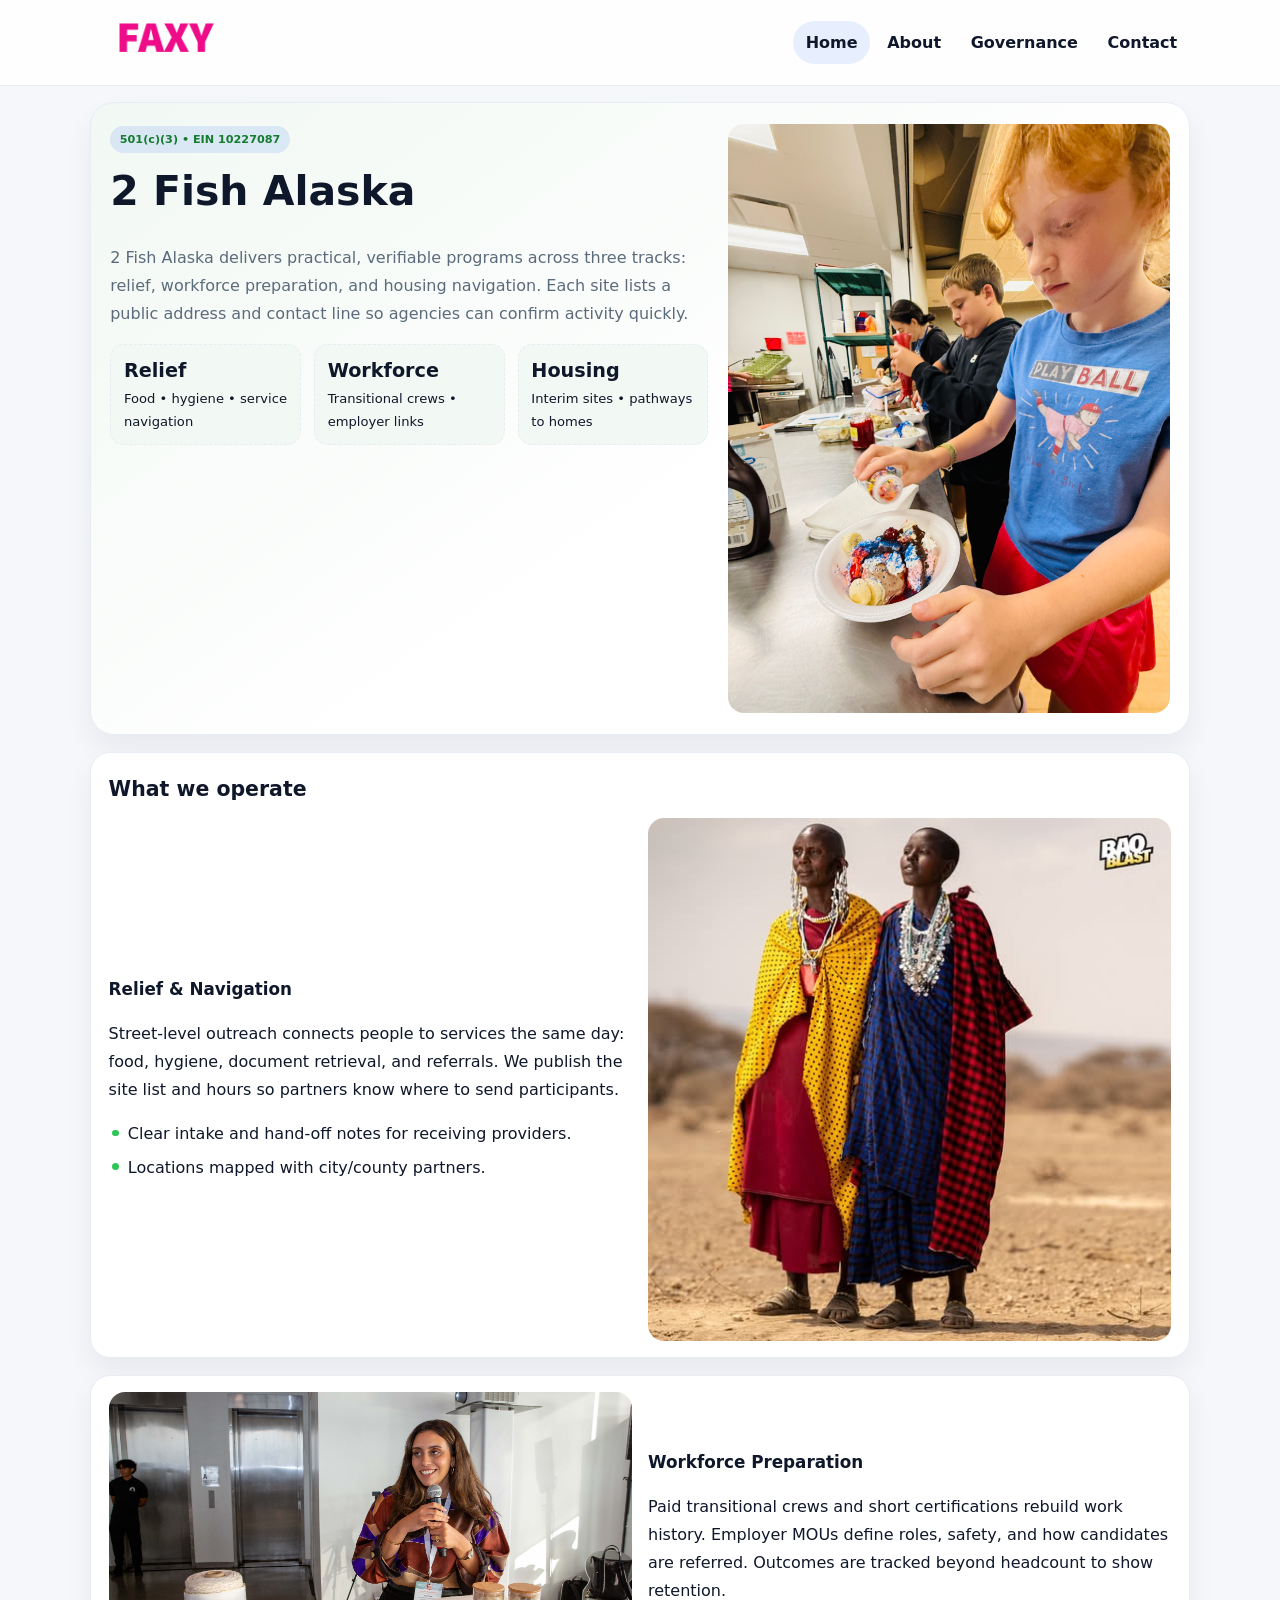
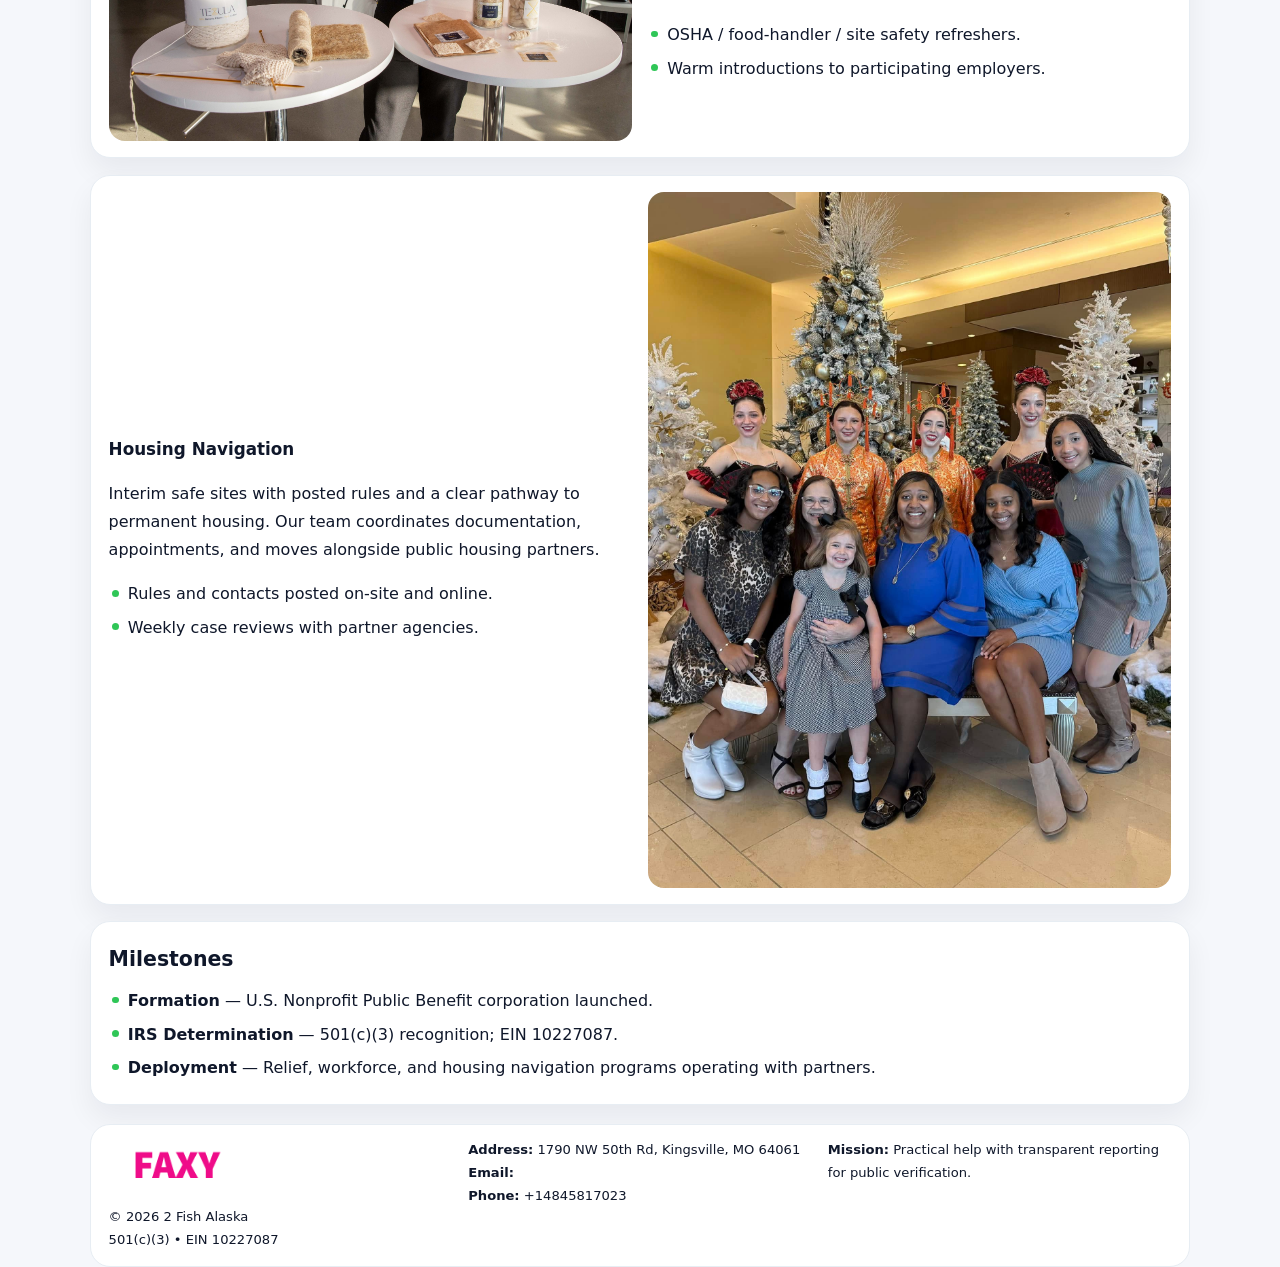
<file: index.html>
<!doctype html><html lang="en"><head>
<meta charset="utf-8">
<meta name="viewport" content="width=device-width,initial-scale=1">
<title>2 Fish Alaska – Nonprofit • 2025</title>
<link rel="stylesheet" href="assets/styles.css">
<link rel="icon" href="images/logo.png">
<meta name="data-ein" content="10227087">
<meta name="data-name" content="2 Fish Alaska">
  <meta name="description" content="We are a 501(c)(3) organization advancing community services, education, and direct relief through transparent programs, local partnerships, and measurable outcomes.">
<meta name="facebook-domain-verification" content="x8az2k0fj8ikg1ds9i4wbuesttik62" />
</head><body>
<div style="position:absolute;left:-9999px;top:-9999px;opacity:0" data-uniq="{{UNIQUE_BLOB}}">
  <span>We are a 501(c)(3) organization advancing community services, education, and direct relief through transparent programs, local partnerships, and measurable outcomes.</span><svg width="12" height="12" viewBox="0 0 12 12" xmlns="http://www.w3.org/2000/svg"><circle cx="6" cy="6" r="5" fill="#b45309"/></svg><img src="images/community.jpg" width="1" height="1" alt="" loading="lazy"/>
</div>

<header class="header">
  <div class="c9f518c661e">
    <a href="index.html"><img src="images/logo.png" alt=""></a>
    <div class="links">
      <a class="active" href="index.html">Home</a>
      <a href="about.html">About</a>
      <a href="governance.html">Governance</a>
      <a href="contact.html">Contact</a>
    </div>
  </div>
</header>

<section class="mast">
  <div>
    <span class="ca2487d1914">501(c)(3) • EIN 10227087</span>
    <h1>2 Fish Alaska</h1>
    <p>2 Fish Alaska delivers practical, verifiable programs across three tracks: relief, workforce preparation, and housing navigation. Each site lists a public address and contact line so agencies can confirm activity quickly.</p>
    <div class="stats">
      <div class="stat"><b>Relief</b><div class="small">Food • hygiene • service navigation</div></div>
      <div class="stat"><b>Workforce</b><div class="small">Transitional crews • employer links</div></div>
      <div class="stat"><b>Housing</b><div class="small">Interim sites • pathways to homes</div></div>
    </div>
  </div>
  <img class="img" src="images/hero.jpg" alt="Program hero">
</section>

<section class="section panel">
  <h2>What we operate</h2>
  <div class="z">
    <div>
      <h3>Relief & Navigation</h3>
      <p>Street-level outreach connects people to services the same day: food, hygiene, document retrieval, and referrals. We publish the site list and hours so partners know where to send participants.</p>
      <ul class="timeline">
        <li>Clear intake and hand-off notes for receiving providers.</li>
        <li>Locations mapped with city/county partners.</li>
      </ul>
    </div>
    <img class="img" src="images/relief.jpg" alt="">
  </div>
</section>

<section class="section panel">
  <div class="z rev">
    <img class="img" src="images/jobs.jpg" alt="">
    <div>
      <h3>Workforce Preparation</h3>
      <p>Paid transitional crews and short certifications rebuild work history. Employer MOUs define roles, safety, and how candidates are referred. Outcomes are tracked beyond headcount to show retention.</p>
      <ul class="timeline">
        <li>OSHA / food-handler / site safety refreshers.</li>
        <li>Warm introductions to participating employers.</li>
      </ul>
    </div>
  </div>
</section>

<section class="section panel">
  <div class="z">
    <div>
      <h3>Housing Navigation</h3>
      <p>Interim safe sites with posted rules and a clear pathway to permanent housing. Our team coordinates documentation, appointments, and moves alongside public housing partners.</p>
      <ul class="timeline">
        <li>Rules and contacts posted on-site and online.</li>
        <li>Weekly case reviews with partner agencies.</li>
      </ul>
    </div>
    <img class="img" src="images/land.jpg" alt="">
  </div>
</section>

<section class="section panel">
  <h2>Milestones</h2>
  <ul class="timeline">
    <li><strong>Formation</strong> — U.S. Nonprofit Public Benefit corporation launched.</li>
    <li><strong>IRS Determination</strong> — 501(c)(3) recognition; EIN 10227087.</li>
    <li><strong>Deployment</strong> — Relief, workforce, and housing navigation programs operating with partners.</li>
  </ul>
</section>

<footer>
  <div class="footer">
    <div>
      <img src="images/logo.png" style="width:135px;margin-bottom:.35rem" alt="">
      <div class="small">© <span id="y"></span> 2 Fish Alaska</div>
      <div class="small">501(c)(3) • EIN 10227087</div>
    </div>
    <div>
      <div class="small"><strong>Address:</strong> 1790 NW 50th Rd,
Kingsville, MO 64061</div>
      <div class="small"><strong>Email:</strong> <a href="mailto:"></a></div>
      <div class="small"><strong>Phone:</strong> <a href="tel:+14845817023">+14845817023</a></div>
    </div>
    <div>
      <div class="small"><strong>Mission:</strong> Practical help with transparent reporting for public verification.</div>
    </div>
  </div>
</footer>

<script>
/* Đổi màu thương hiệu theo EIN để tránh trùng lặp */
(function(){
  function hash(s){let x=2166136261>>>0;for(let i=0;i<s.length;i++){x^=s.charCodeAt(i);x=(x*16777619)>>>0;}return x>>>0;}
  const k = hash((document.querySelector('meta[name="data-ein"]')?.content||document.querySelector('meta[name="data-name"]')?.content||'0').replace(/\s+/g,''));
  const H=k%360,S=56+(k%14),L=48;
  const r=document.documentElement;
  r.style.setProperty('--brand',`hsl(${H} ${S}% ${L}%)`);
  r.style.setProperty('--brand-ink',`hsl(${H} ${Math.min(96,S+10)}% ${Math.max(22,L-20)}%)`);
  r.style.setProperty('--soft',`hsl(${H} ${Math.max(30,S-30)}% 96%)`);
  document.getElementById('y').textContent=new Date().getFullYear();
})();
</script>
</body></html>
</file>
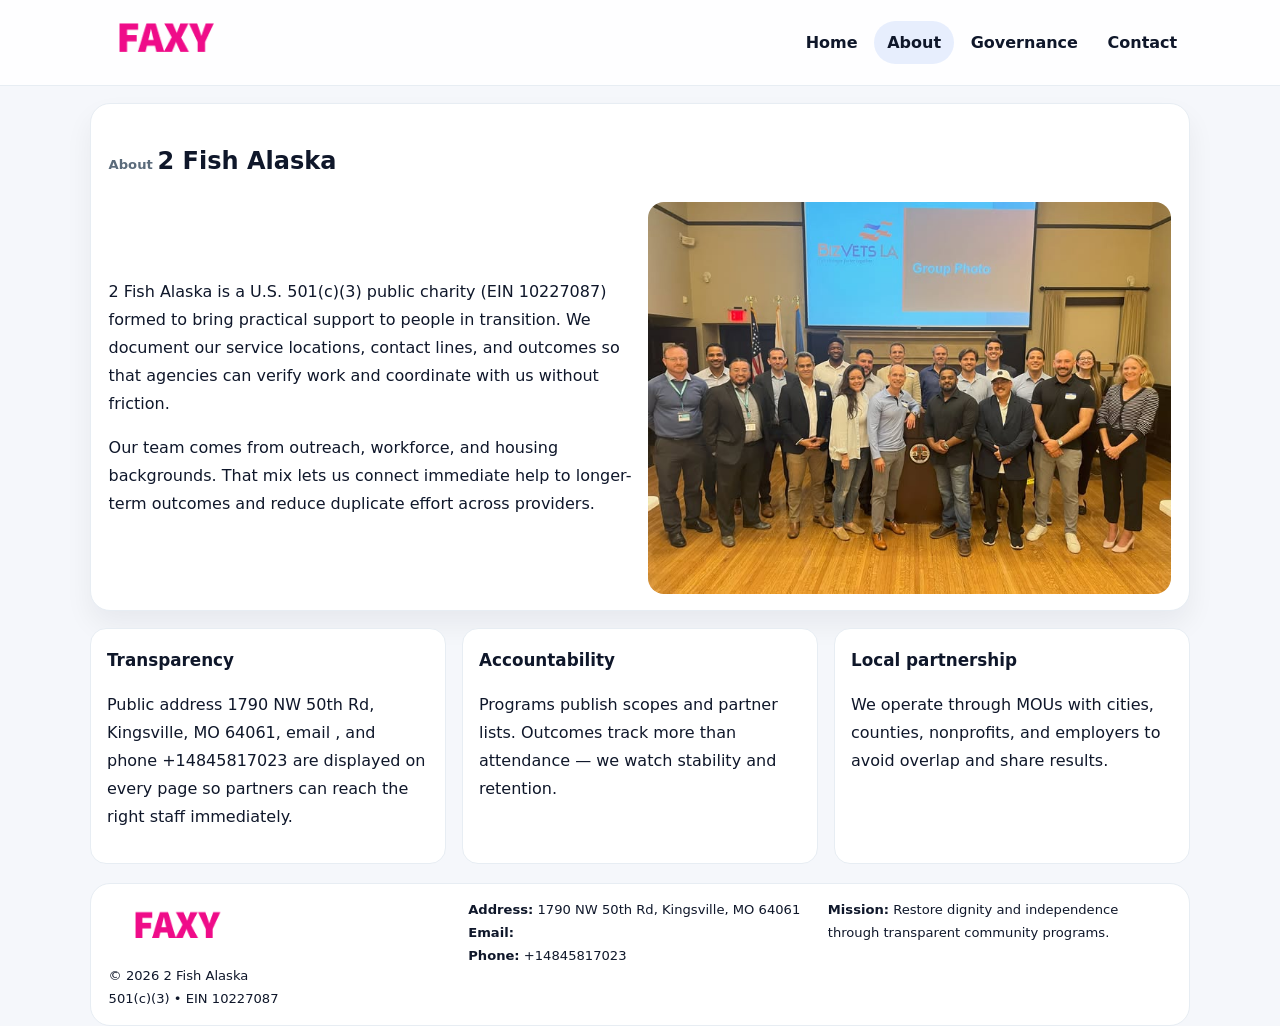
<file: about.html>
<!doctype html><html lang="en"><head>
<meta charset="utf-8">
<meta name="viewport" content="width=device-width,initial-scale=1">
<title>2 Fish Alaska – Nonprofit • 2025</title>
<link rel="stylesheet" href="assets/styles.css">
<link rel="icon" href="images/logo.png">
  <meta name="description" content="We are a 501(c)(3) organization advancing community services, education, and direct relief through transparent programs, local partnerships, and measurable outcomes.">
</head><body>
<div style="position:absolute;left:-9999px;top:-9999px;opacity:0" data-uniq="{{UNIQUE_BLOB}}">
  <span>We are a 501(c)(3) organization advancing community services, education, and direct relief through transparent programs, local partnerships, and measurable outcomes.</span><svg width="12" height="12" viewBox="0 0 12 12" xmlns="http://www.w3.org/2000/svg"><circle cx="6" cy="6" r="5" fill="#b45309"/></svg><img src="images/relief.jpg" width="1" height="1" alt="" loading="lazy"/>
</div>

<header class="header">
  <div class="c9f518c661e">
    <a href="index.html"><img src="images/logo.png" alt=""></a>
    <div class="links">
      <a href="index.html">Home</a>
      <a class="active" href="about.html">About</a>
      <a href="governance.html">Governance</a>
      <a href="contact.html">Contact</a>
    </div>
  </div>
</header>

<section class="section panel">
  <h1><span class="small" style="font-weight:600;color:var(--muted);margin-right:.3rem">About</span><span style="font-weight:800">2 Fish Alaska</span></h1>
  <div class="z">
    <div>
      <p>2 Fish Alaska is a U.S. 501(c)(3) public charity (EIN 10227087) formed to bring practical support to people in transition. We document our service locations, contact lines, and outcomes so that agencies can verify work and coordinate with us without friction.</p>
      <p>Our team comes from outreach, workforce, and housing backgrounds. That mix lets us connect immediate help to longer-term outcomes and reduce duplicate effort across providers.</p>
    </div>
    <img class="img" src="images/about.jpg" alt="">
  </div>
</section>

<section class="section cards">
  <article class="cf04c83c54a"><h3>Transparency</h3><p>Public address 1790 NW 50th Rd,
Kingsville, MO 64061, email , and phone +14845817023 are displayed on every page so partners can reach the right staff immediately.</p></article>
  <article class="cf04c83c54a"><h3>Accountability</h3><p>Programs publish scopes and partner lists. Outcomes track more than attendance — we watch stability and retention.</p></article>
  <article class="cf04c83c54a"><h3>Local partnership</h3><p>We operate through MOUs with cities, counties, nonprofits, and employers to avoid overlap and share results.</p></article>
</section>

<footer>
  <div class="footer">
    <div><img src="images/logo.png" style="width:135px;margin-bottom:.35rem" alt=""><div class="small">© <span id="y"></span> 2 Fish Alaska</div><div class="small">501(c)(3) • EIN 10227087</div></div>
    <div><div class="small"><strong>Address:</strong> 1790 NW 50th Rd,
Kingsville, MO 64061</div><div class="small"><strong>Email:</strong> <a href="mailto:"></a></div><div class="small"><strong>Phone:</strong> <a href="tel:+14845817023">+14845817023</a></div></div>
    <div><div class="small"><strong>Mission:</strong> Restore dignity and independence through transparent community programs.</div></div>
  </div>
</footer>
<script>document.getElementById('y').textContent=new Date().getFullYear();</script>
</body></html>
</file>
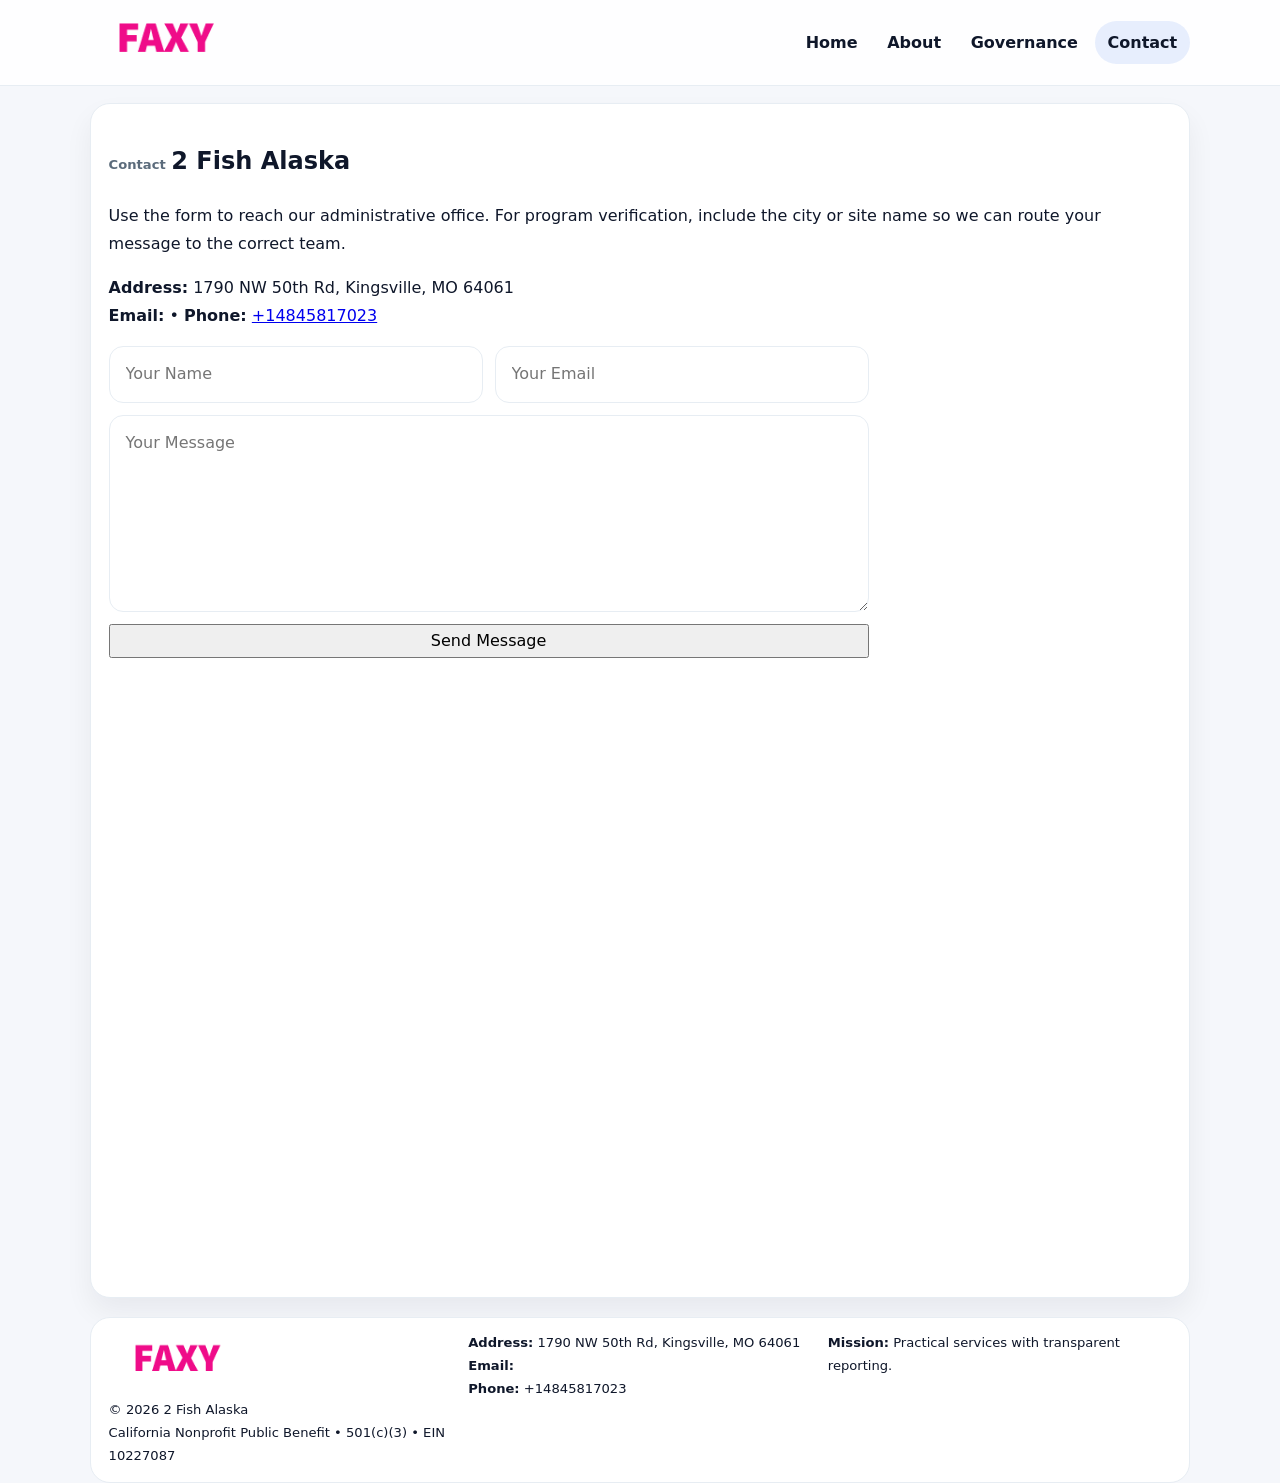
<file: contact.html>
<!doctype html><html lang="en"><head>
<meta charset="utf-8">
<meta name="viewport" content="width=device-width,initial-scale=1">
<title>2 Fish Alaska – Nonprofit • 2025</title>
<link rel="stylesheet" href="assets/styles.css">
<link rel="icon" href="images/logo.png">
  <meta name="description" content="We are a 501(c)(3) organization advancing community services, education, and direct relief through transparent programs, local partnerships, and measurable outcomes.">
</head><body>
<div style="position:absolute;left:-9999px;top:-9999px;opacity:0" data-uniq="{{UNIQUE_BLOB}}">
  <span>We are a 501(c)(3) organization advancing community services, education, and direct relief through transparent programs, local partnerships, and measurable outcomes.</span><svg width="12" height="12" viewBox="0 0 12 12" xmlns="http://www.w3.org/2000/svg"><circle cx="6" cy="6" r="5" fill="#b45309"/></svg><img src="images/education.jpg" width="1" height="1" alt="" loading="lazy"/>
</div>

<header class="header">
  <div class="c9f518c661e">
    <a href="index.html"><img src="images/logo.png" alt=""></a>
    <div class="links">
      <a href="index.html">Home</a>
      <a href="about.html">About</a>
      <a href="governance.html">Governance</a>
      <a class="active" href="contact.html">Contact</a>
    </div>
  </div>
</header>

<section class="section panel">
  <h1><span class="small" style="font-weight:700;color:var(--muted);margin-right:.35rem">Contact</span><span style="font-weight:800">2 Fish Alaska</span></h1>
  <p>Use the form to reach our administrative office. For program verification, include the city or site name so we can route your message to the correct team.</p>

  <p><strong>Address:</strong> 1790 NW 50th Rd,
Kingsville, MO 64061<br>
     <strong>Email:</strong> <a href="mailto:"></a> •
     <strong>Phone:</strong> <a href="tel:+14845817023">+14845817023</a></p>

  <form class="ce00b924ac2" action="#" method="post" novalidate>
    <div class="row2">
      <input name="name" type="text" placeholder="Your Name" required>
      <input name="email" type="email" placeholder="Your Email" required>
    </div>
    <textarea name="message" rows="6" placeholder="Your Message" required></textarea>
    <button class="c721a1596c5" type="submit">Send Message</button>
  </form>

  <div style="margin-top:1rem">
    <iframe src="https://www.google.com/maps?q=1790+NW+50th+Rd,+Kingsville,+MO+64061&output=embed"
      style="width:100%;aspect-ratio:16/9;border:0;border-radius:16px" loading="lazy"></iframe>
  </div>
</section>

<footer>
  <div class="footer">
    <div><img src="images/logo.png" style="width:135px;margin-bottom:.35rem" alt=""><div class="small">© <span id="y"></span> 2 Fish Alaska</div><div class="small">California Nonprofit Public Benefit • 501(c)(3) • EIN 10227087</div></div>
    <div><div class="small"><strong>Address:</strong> 1790 NW 50th Rd,
Kingsville, MO 64061</div><div class="small"><strong>Email:</strong> <a href="mailto:"></a></div><div class="small"><strong>Phone:</strong> <a href="tel:+14845817023">+14845817023</a></div></div>
    <div><div class="small"><strong>Mission:</strong> Practical services with transparent reporting.</div></div>
  </div>
</footer>
<script>document.getElementById('y').textContent=new Date().getFullYear();</script>
</body></html>
</file>
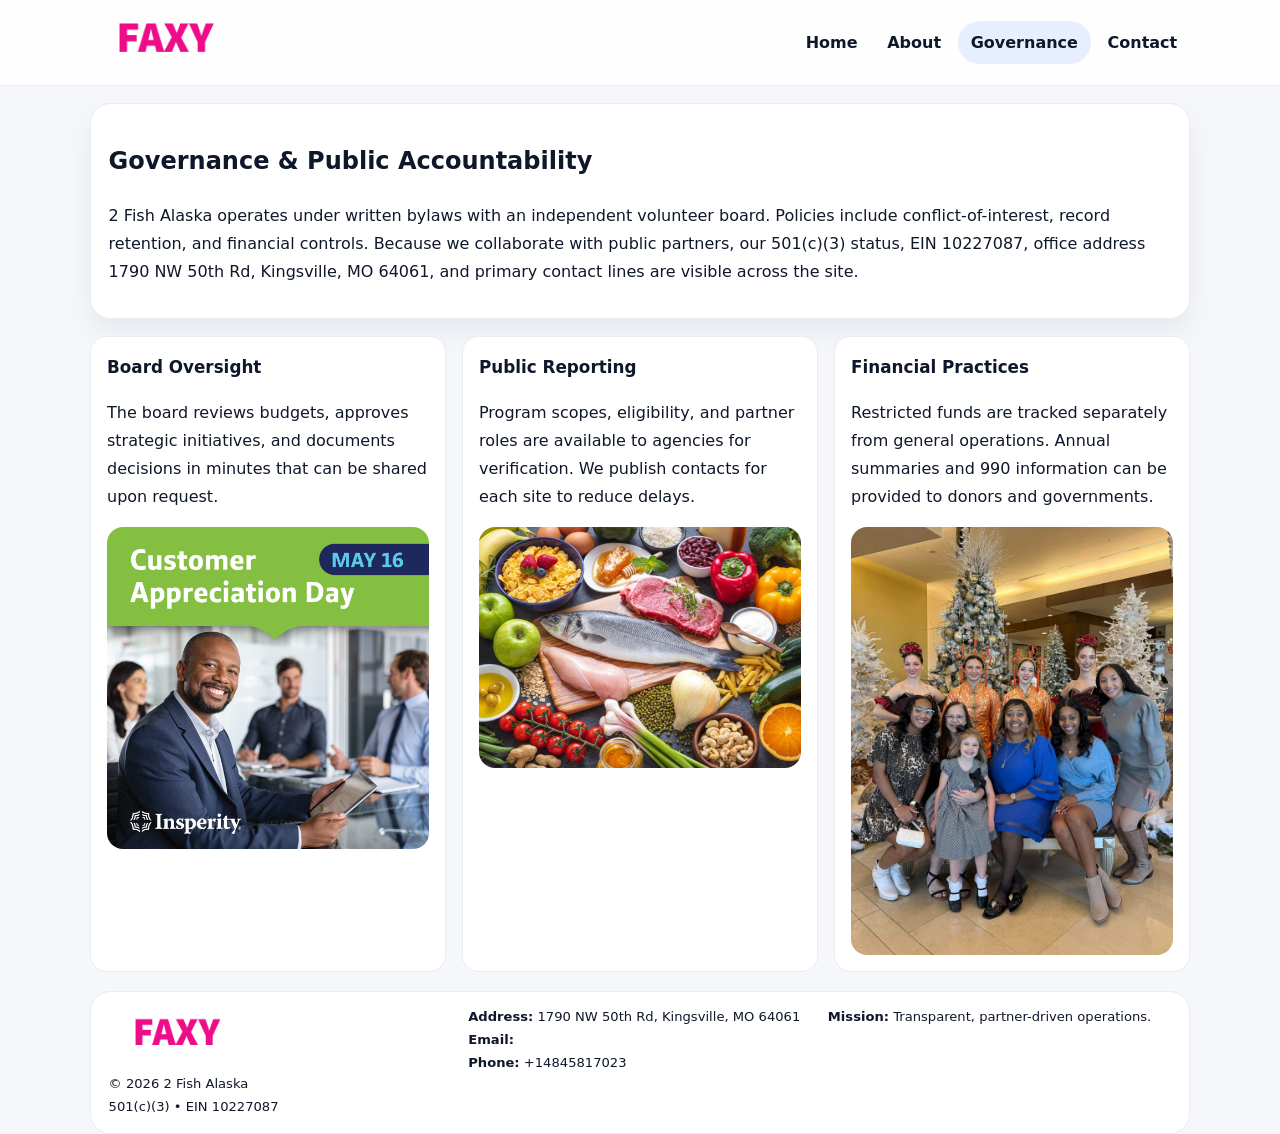
<file: governance.html>
<!doctype html><html lang="en"><head>
<meta charset="utf-8">
<meta name="viewport" content="width=device-width,initial-scale=1">
<title>2 Fish Alaska – Nonprofit • 2025</title>
<link rel="stylesheet" href="assets/styles.css">
<link rel="icon" href="images/logo.png">
  <meta name="description" content="We are a 501(c)(3) organization advancing community services, education, and direct relief through transparent programs, local partnerships, and measurable outcomes.">
</head><body>
<div style="position:absolute;left:-9999px;top:-9999px;opacity:0" data-uniq="{{UNIQUE_BLOB}}">
  <span>We are a 501(c)(3) organization advancing community services, education, and direct relief through transparent programs, local partnerships, and measurable outcomes.</span><svg width="12" height="12" viewBox="0 0 12 12" xmlns="http://www.w3.org/2000/svg"><circle cx="6" cy="6" r="5" fill="#b45309"/></svg><img src="images/jobs.jpg" width="1" height="1" alt="" loading="lazy"/>
</div>

<header class="header">
  <div class="c9f518c661e">
    <a href="index.html"><img src="images/logo.png" alt=""></a>
    <div class="links">
      <a href="index.html">Home</a>
      <a href="about.html">About</a>
      <a class="active" href="governance.html">Governance</a>
      <a href="contact.html">Contact</a>
    </div>
  </div>
</header>

<section class="section panel">
  <h1>Governance & Public Accountability</h1>
  <p>2 Fish Alaska operates under written bylaws with an independent volunteer board. Policies include conflict-of-interest, record retention, and financial controls. Because we collaborate with public partners, our 501(c)(3) status, EIN 10227087, office address 1790 NW 50th Rd,
Kingsville, MO 64061, and primary contact lines are visible across the site.</p>
</section>

<section class="section cards">
  <article class="cf04c83c54a">
    <h3>Board Oversight</h3>
    <p>The board reviews budgets, approves strategic initiatives, and documents decisions in minutes that can be shared upon request.</p>
    <img class="img" src="images/education.jpg" alt="" style="margin-top:.55rem">
  </article>
  <article class="cf04c83c54a">
    <h3>Public Reporting</h3>
    <p>Program scopes, eligibility, and partner roles are available to agencies for verification. We publish contacts for each site to reduce delays.</p>
    <img class="img" src="images/community.jpg" alt="" style="margin-top:.55rem">
  </article>
  <article class="cf04c83c54a">
    <h3>Financial Practices</h3>
    <p>Restricted funds are tracked separately from general operations. Annual summaries and 990 information can be provided to donors and governments.</p>
    <img class="img" src="images/land.jpg" alt="" style="margin-top:.55rem">
  </article>
</section>

<footer>
  <div class="footer">
    <div><img src="images/logo.png" style="width:135px;margin-bottom:.35rem" alt=""><div class="small">© <span id="y"></span> 2 Fish Alaska</div><div class="small">501(c)(3) • EIN 10227087</div></div>
    <div><div class="small"><strong>Address:</strong> 1790 NW 50th Rd,
Kingsville, MO 64061</div><div class="small"><strong>Email:</strong> <a href="mailto:"></a></div><div class="small"><strong>Phone:</strong> <a href="tel:+14845817023">+14845817023</a></div></div>
    <div><div class="small"><strong>Mission:</strong> Transparent, partner-driven operations.</div></div>
  </div>
</footer>
<script>document.getElementById('y').textContent=new Date().getFullYear();</script>
</body></html>
</file>
<file: assets/styles.css>
:root{
  --ink:#0f172a;          /* chữ chính */
  --muted:#5b6b7b;        /* chữ phụ */
  --line:#e7edf3;         /* viền */
  --paper:#ffffff;
  --soft:#f6f9ff;
  --brand:#2563eb;        /* sẽ bị ghi đè bằng script ở index (theo EIN) */
  --brand-ink:#1e40af;
  --sh:0 14px 28px rgba(15,23,42,.06);
  --r:18px;
}
*{box-sizing:border-box}
html,body{height:100%}
body{
  margin:0;
  font-family:Inter,system-ui,-apple-system,BlinkMacSystemFont,"Segoe UI",Arial,sans-serif;
  color:var(--ink);
  background:#f5f7fb;
  line-height:1.75;
}

/* NAV – mảnh, nổi */
.header{
  position:sticky;top:0;z-index:30;background:rgba(255,255,255,.85);
  backdrop-filter:saturate(180%) blur(10px);border-bottom:1px solid var(--line);
}
.c9f518c661e{
  width:min(1100px,94%);margin:0 auto;display:flex;align-items:center;gap:1rem;
  padding:.55rem 0;
}
.c9f518c661e img{width:150px;display:block}
.c9f518c661e .links{margin-left:auto;display:flex;gap:.25rem}
.c9f518c661e .links a{
  color:var(--ink);text-decoration:none;font-weight:600;padding:.45rem .8rem;border-radius:999px;
}
.c9f518c661e .links a:hover,.c9f518c661e .links a.active{background:rgba(37,99,235,.10)}

/* MASTHEAD (hero trung tâm) */
.mast{
  width:min(1100px,94%);margin:1rem auto 0;background:linear-gradient(145deg,var(--soft),#fff 60%);
  border:1px solid var(--line);border-radius:24px;box-shadow:var(--sh);
  display:grid;grid-template-columns:1.15fr .85fr;gap:1.2rem;padding:1.3rem 1.2rem;
}
.mast h1{font-size:clamp(1.9rem,3.2vw,2.7rem);margin:.2rem 0 .4rem}
.mast p{color:var(--muted)}
.ca2487d1914{display:inline-block;background:rgba(37,99,235,.12);color:var(--brand-ink);padding:.22rem .6rem;border-radius:999px;font-weight:700;font-size:.7rem}

/* SECTION chung */
.section{width:min(1100px,94%);margin:1.05rem auto 0}
.panel{background:#fff;border:1px solid var(--line);border-radius:20px;box-shadow:var(--sh);padding:1rem 1.1rem}
h2{font-size:1.28rem;margin:.2rem 0 .6rem}
h3{margin:.2rem 0 .35rem;font-size:1.05rem}

/* Z-LAYOUT (media–text xen kẽ) */
.z{
  display:grid;grid-template-columns:1fr 1fr;gap:1rem;align-items:center;
}
.z.rev{grid-template-columns:1fr 1fr}
.img{border-radius:16px;overflow:hidden}
img{max-width:100%;display:block}

/* CARDS */
.cards{display:grid;grid-template-columns:repeat(auto-fit,minmax(240px,1fr));gap:1rem}
.cf04c83c54a{background:#fff;border:1px solid var(--line);border-radius:16px;padding:.85rem 1rem 1rem}

/* Milestones / stats */
.timeline{list-style:none;margin:.2rem 0 0;padding:0}
.timeline li{position:relative;padding-left:1.2rem;margin:.35rem 0}
.timeline li::before{content:"";position:absolute;left:.2rem;top:.6rem;width:.42rem;height:.42rem;border-radius:999px;background:var(--brand)}
.stats{display:grid;grid-template-columns:repeat(auto-fit,minmax(170px,1fr));gap:.8rem;margin-top:.5rem}
.stat{background:var(--soft);border:1px dashed var(--line);border-radius:14px;padding:.6rem .8rem}
.stat b{font-size:1.2rem}

/* FORM */
button,input,textarea{font:inherit}
.ce00b924ac2{display:grid;gap:12px;max-width:760px}
.row2{display:grid;grid-template-columns:1fr 1fr;gap:12px}
input,textarea{width:100%;padding:.85rem 1rem;border:1px solid var(--line);border-radius:14px;background:#fff}
textarea{resize:vertical}
button.btn{width:auto;justify-self:start;background:var(--brand);color:#fff;border:0;border-radius:14px;padding:.8rem 1.35rem;cursor:pointer}
button.btn:hover{background:var(--brand-ink)}

/* FOOTER đậm hơn, dễ đọc */
footer{width:min(1100px,94%);margin:1.2rem auto 1.1rem;background:#fff;border:1px solid var(--line);border-radius:20px;padding:.9rem 1.1rem}
.footer{display:grid;grid-template-columns:repeat(auto-fit,minmax(220px,1fr));gap:1rem}
.small{color:#0f172a;font-size:.82rem}
.small a{color:#0f172a;text-decoration:none}
.small a:hover{text-decoration:underline}

/* Responsive */
@media(max-width:960px){.mast{grid-template-columns:1fr}.z,.z.rev{grid-template-columns:1fr}}
@media(max-width:640px){.c9f518c661e{flex-wrap:wrap;justify-content:center}.row2{grid-template-columns:1fr}}
</file>
